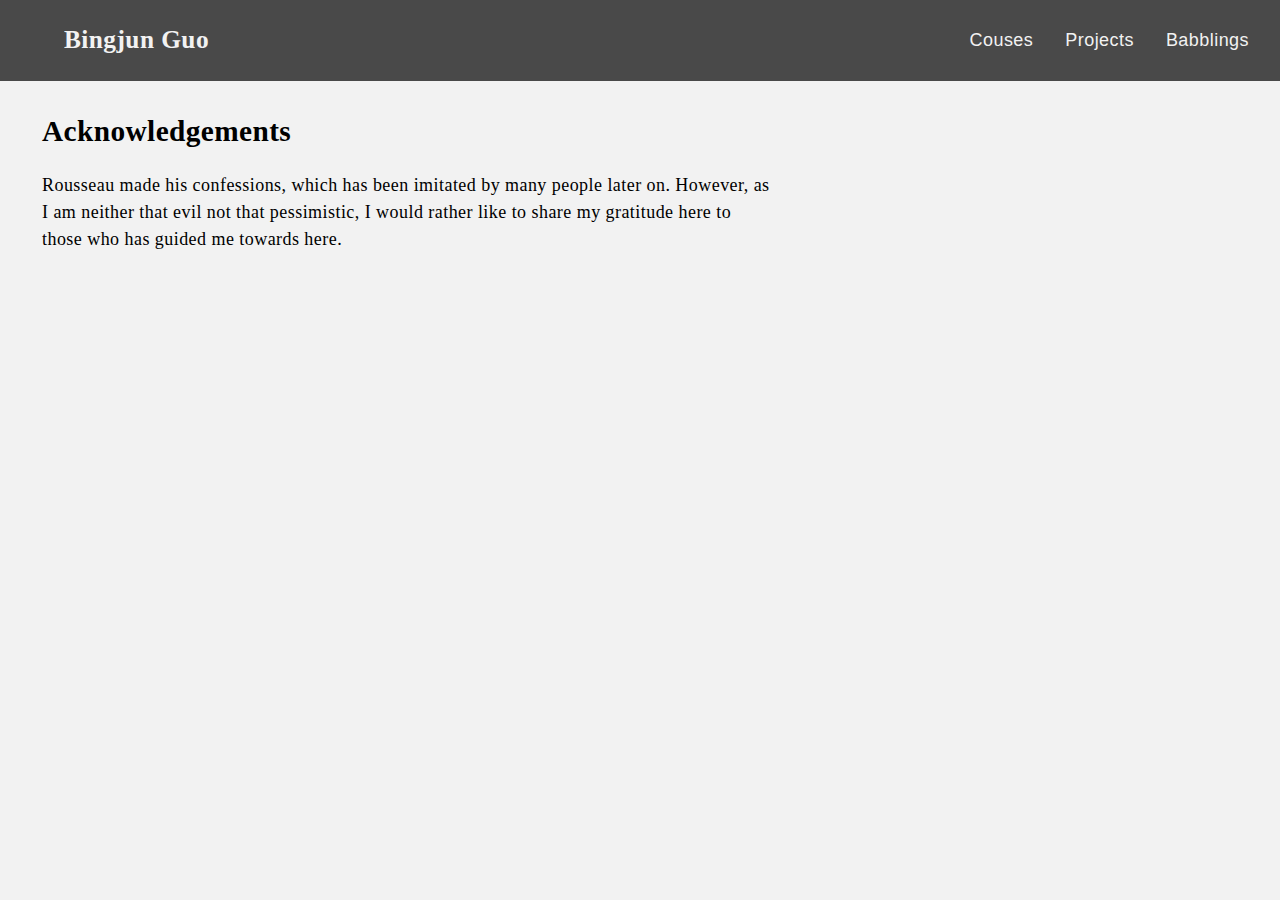
<file: acknowledgements.html>
<!DOCTYPE html>
<html lang="en">
<head>
    <meta charset="UTF-8">
    <meta name="viewport" content="width=device-width, initial-scale=1.0">
    <title>Bingjun Guo</title>
    <link rel="stylesheet" href="my_stylesheet.css">
</head>

<body>

<header>
    <nav class="subpages">
        <ul>
            <li class="main"><a href = "index.html">Bingjun Guo</a></li>            
            <li class="section"><a href = "babblings.html">Babblings</a></li>
            <li class="section"><a href = "projects.html">Projects</a></li>
            <li class="section"><a href = "courses.html">Couses</a></li>
        </ul>
    </nav>
</header>

<div class="wrapper">
<main>
    <div class="section">
        <h1>Acknowledgements</h1>
        <p>Rousseau made his confessions, which has been imitated by many people later on. However, as I am neither that evil not that pessimistic, I would rather like to share my gratitude here to those who has guided me towards here.</p>
    </div>
</main>
</div>
<!-- <footer>
    <p>&copy; hahaha. </p>
</footer> -->

</body>

</html>
</file>
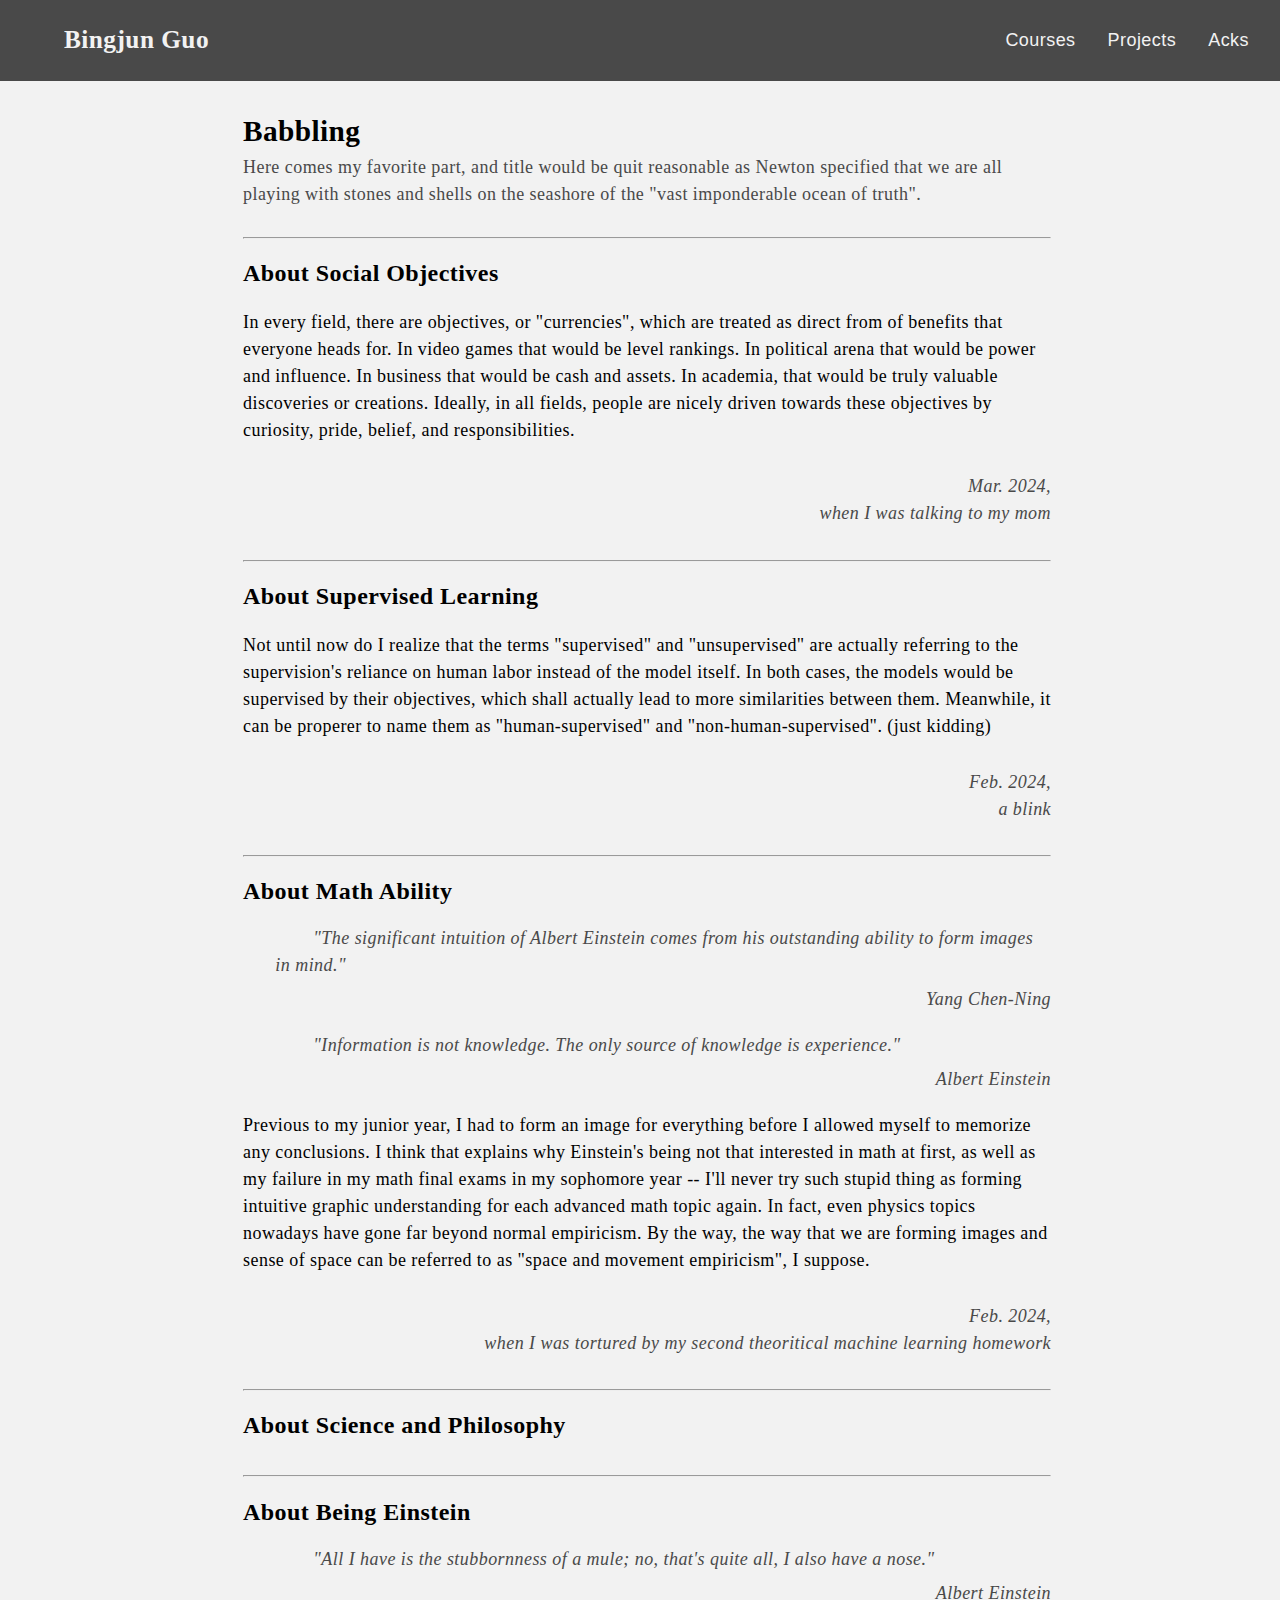
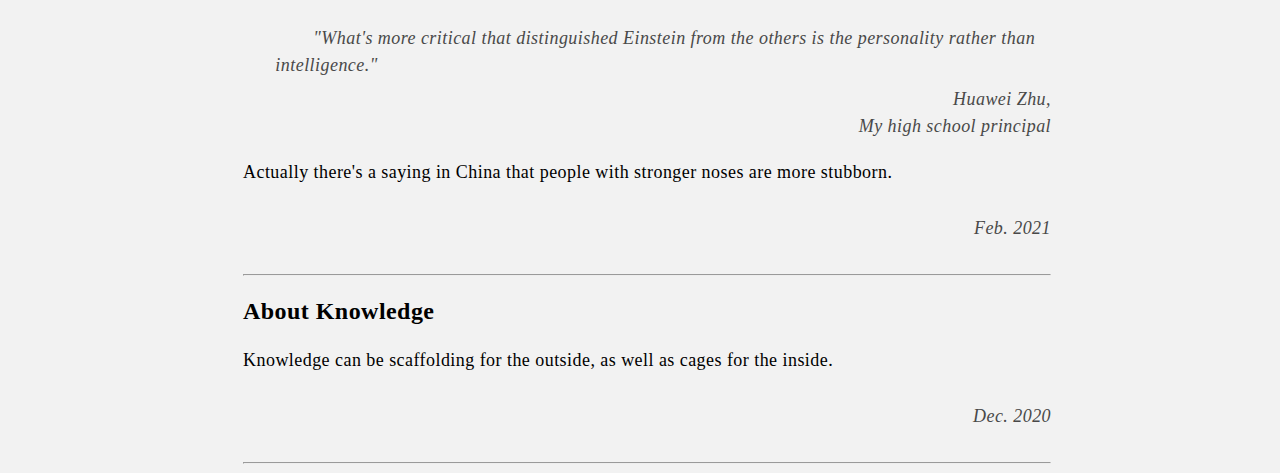
<file: babbling.html>
<!DOCTYPE html>
<html lang="en">
<head>
    <meta charset="UTF-8">
    <meta name="viewport" content="width=device-width, initial-scale=1.0">
    <title>Babbling | Bingjun Guo</title>
    <link rel="stylesheet" href="my_stylesheet.css">
</head>

<body>

<header>
    <nav class="subpages">
        <ul>
            <li class="main"><a href = "index.html">Bingjun Guo</a></li>
            <li class="section"><a href = "acknowledgements.html">Acks</a></li>
            <li class="section"><a href = "projects.html">Projects</a></li>
            <li class="section"><a href = "courses.html">Courses</a></li>
        </ul>
    </nav>
</header>

<main>
<div class="wrapper">
    <div class="intro">
        <h1>Babbling</h1>
        <p>Here comes my favorite part, and title would be quit reasonable as Newton specified that we are all playing with stones and shells on the seashore of the "vast imponderable ocean of truth".</p>
    </div>
    <hr>

    <div class="babbling">
        <h2>About Social Objectives</h2>
        <p>In every field, there are objectives, or "currencies", which are treated as direct from of benefits that everyone heads for. In video games that would be level rankings. In political arena that would be power and influence. In business that would be cash and assets. In academia, that would be truly valuable discoveries or creations. Ideally, in all fields, people are nicely driven towards these objectives by curiosity, pride, belief, and responsibilities.</p>
        <div class="time">
            Mar. 2024,<br>when I was talking to my mom
        </div>
    </div>
    <hr>
    <div class="babbling">
        <h2>About Supervised Learning</h2>
        <p>Not until now do I realize that the terms "supervised" and "unsupervised" are actually referring to the supervision's reliance on human labor instead of the model itself. In both cases, the models would be supervised by their objectives, which shall actually lead to more similarities between them. Meanwhile, it can be properer to name them as "human-supervised" and "non-human-supervised". (just kidding)</p>
        <div class="time">
            Feb. 2024,<br>a blink
        </div>
    </div>
    <hr>
    <div class="babbling">
        <h2>About Math Ability</h2>
        <div class="quote">
            "The significant intuition of Albert Einstein comes from his outstanding ability to form images in mind."
            <div class="from">
                Yang Chen-Ning
            </div>
        </div>
        <div class="quote">
            "Information is not knowledge. The only source of knowledge is experience."
            <div class="from">
                Albert Einstein
            </div>
        </div>
        <p>Previous to my junior year, I had to form an image for everything before I allowed myself to memorize any conclusions. I think that explains why Einstein's being not that interested in math at first, as well as my failure in my math final exams in my sophomore year -- I'll never try such stupid thing as forming intuitive graphic understanding for each advanced math topic again. In fact, even physics topics nowadays have gone far beyond normal empiricism. By the way, the way that we are forming images and sense of space can be referred to as "space and movement empiricism", I suppose.</p>
        <div class="time">
            Feb. 2024, <br> when I was tortured by my second theoritical machine learning homework
        </div>
    </div>
    <hr>
    <div class="babbling">
        <h2>About Science and Philosophy</h2>
        <p></p>
        <div class="time">

        </div>
    </div>
    <hr>
    <div class="babbling">
        <h2>About Being Einstein</h2>
        <div class="quote">"All I have is the stubbornness of a mule; no, that's quite all, I also have a nose."
            <div class="from">
                Albert Einstein
            </div>
        </div>
        <div class="quote">
            "What's more critical that distinguished Einstein from the others is the personality rather than intelligence."
            <div class="from">
                Huawei Zhu,<br>My high school principal
            </div>
        </div>
        <p>Actually there's a saying in China that people with stronger noses are more stubborn.</p>
        <div class="time">
            Feb. 2021
        </div>
    </div>
    <hr>
    <div class="babbling">
        <h2>About Knowledge</h2>
        <p>Knowledge can be scaffolding for the outside, as well as cages for the inside.</p>
        <div class="time">
            Dec. 2020
        </div>
    </div>
    <hr>
</div>
</main>
<!-- <footer>
    <p>&copy; hahaha. </p>
</footer> -->

</body>

</html>
</file>
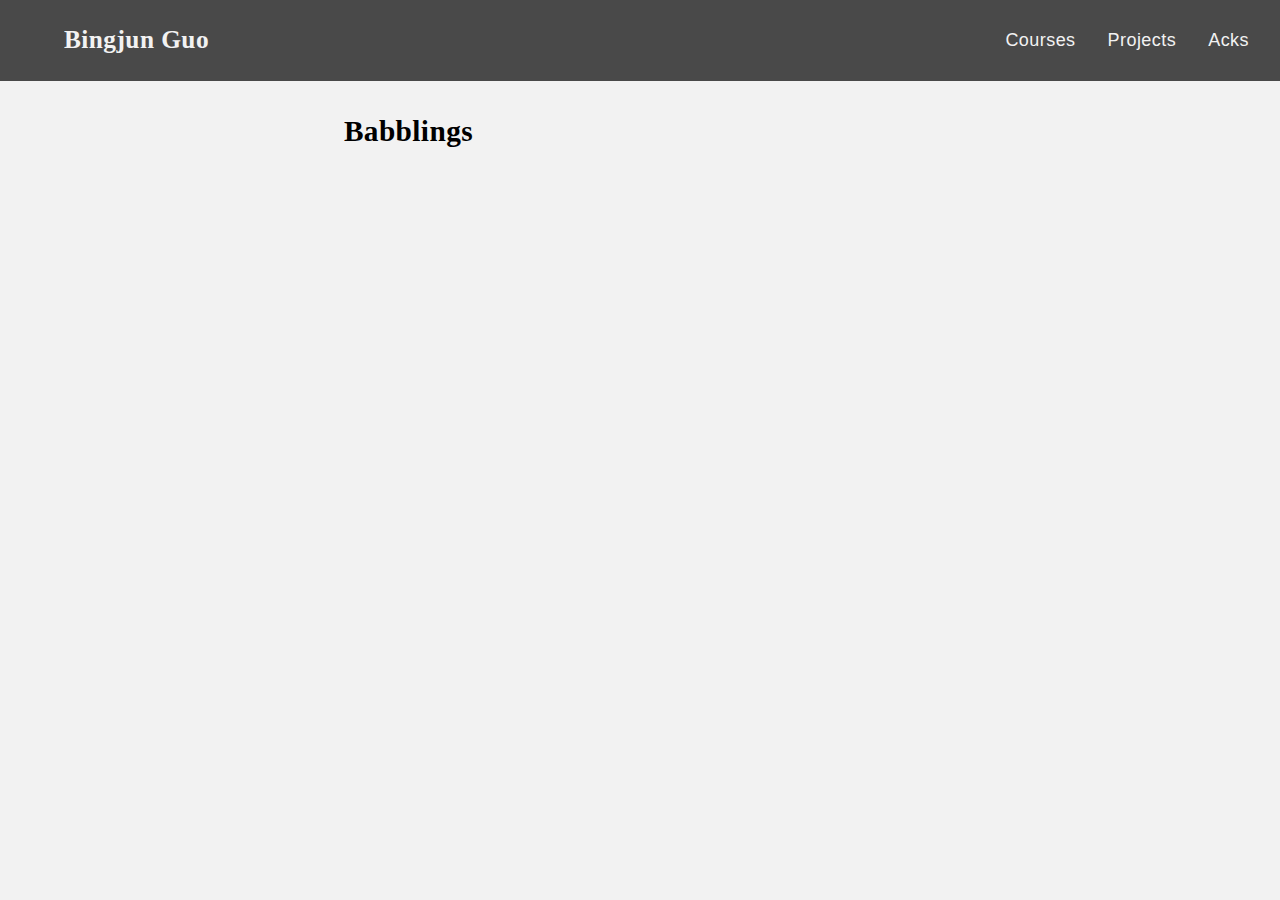
<file: babblings.html>
<!DOCTYPE html>
<html lang="en">
<head>
    <meta charset="UTF-8">
    <meta name="viewport" content="width=device-width, initial-scale=1.0">
    <title>Bingjun Guo</title>
    <link rel="stylesheet" href="my_stylesheet.css">
</head>

<body>

<header>
    <nav class="subpages">
        <ul>
            <li class="main"><a href = "index.html">Bingjun Guo</a></li>
            <li class="section"><a href = "acknowledgements.html">Acks</a></li>
            <li class="section"><a href = "projects.html">Projects</a></li>
            <li class="section"><a href = "courses.html">Courses</a></li>
        </ul>
    </nav>
</header>

<div class="wrapper">
<main>
    <div class="section">
        <h1>Babblings</h1>
        
    </div>
</main>
</div>
<!-- <footer>
    <p>&copy; hahaha. </p>
</footer> -->

</body>

</html>
</file>
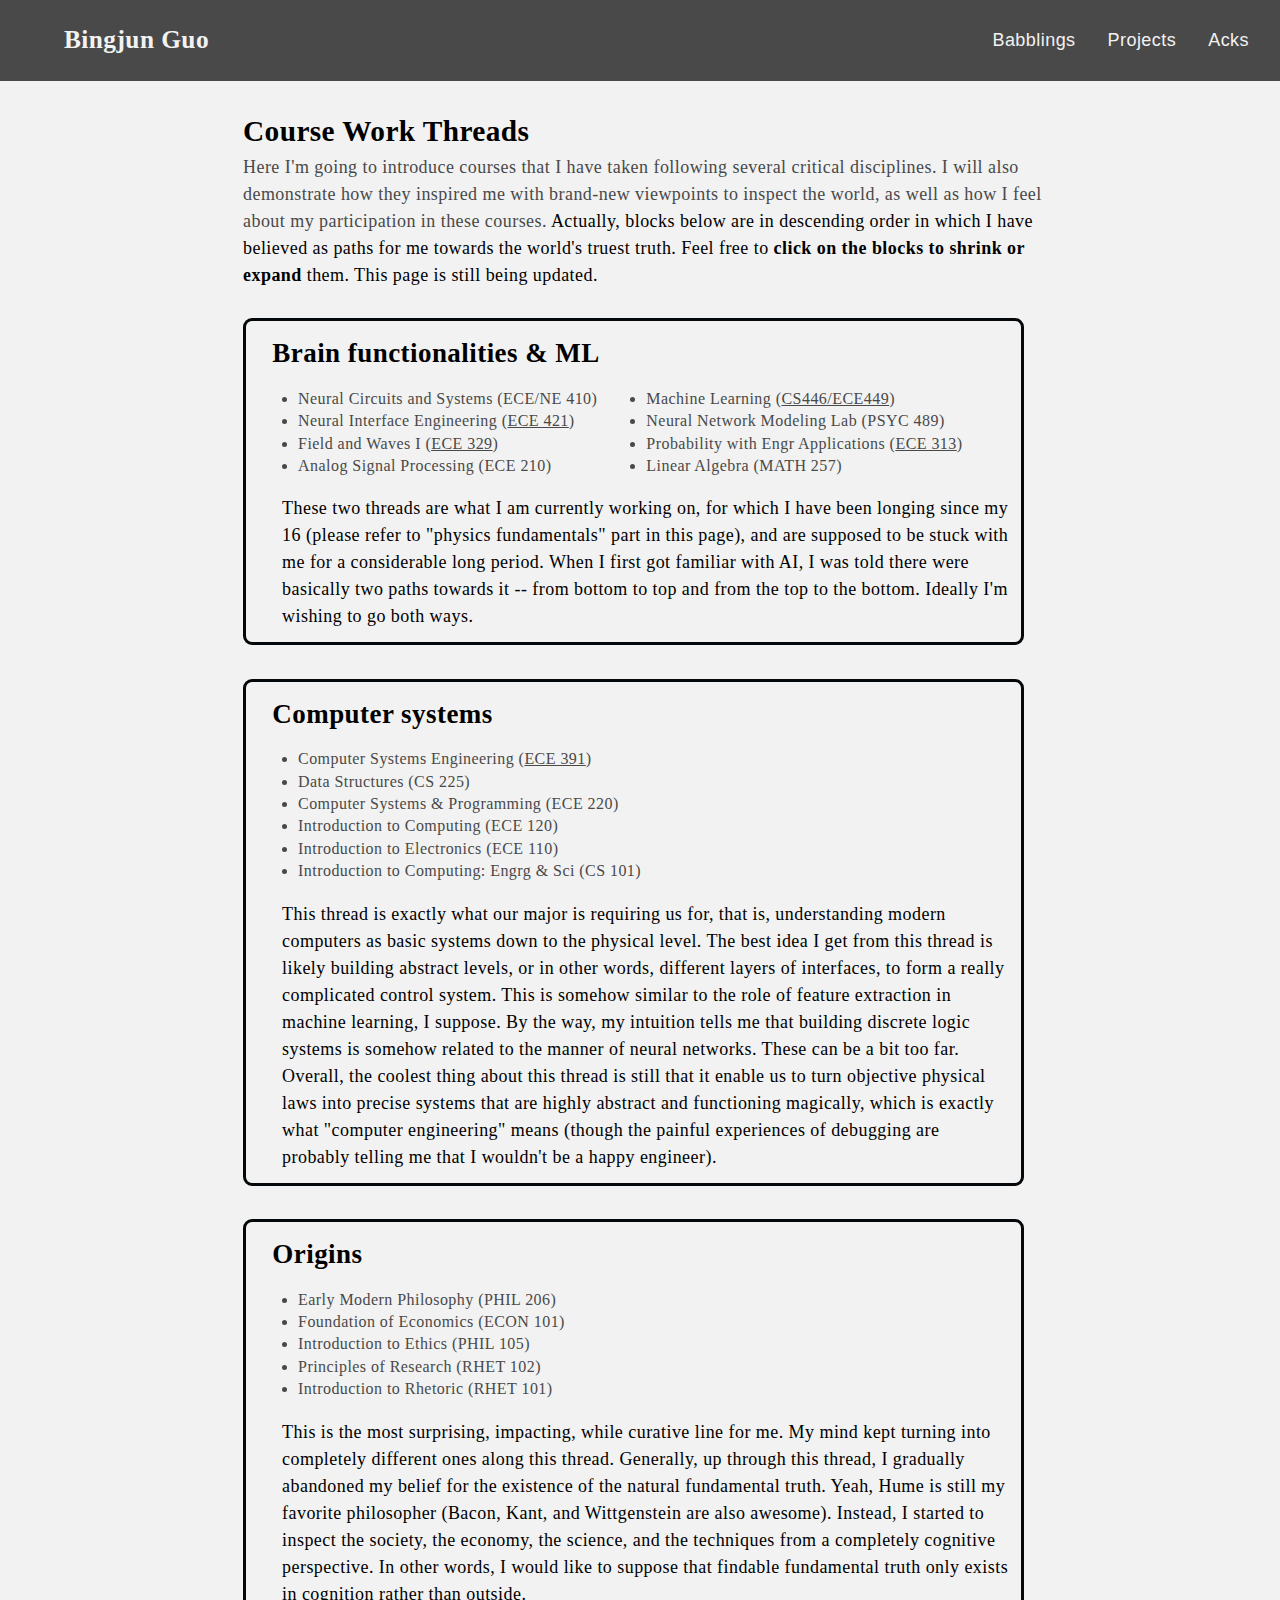
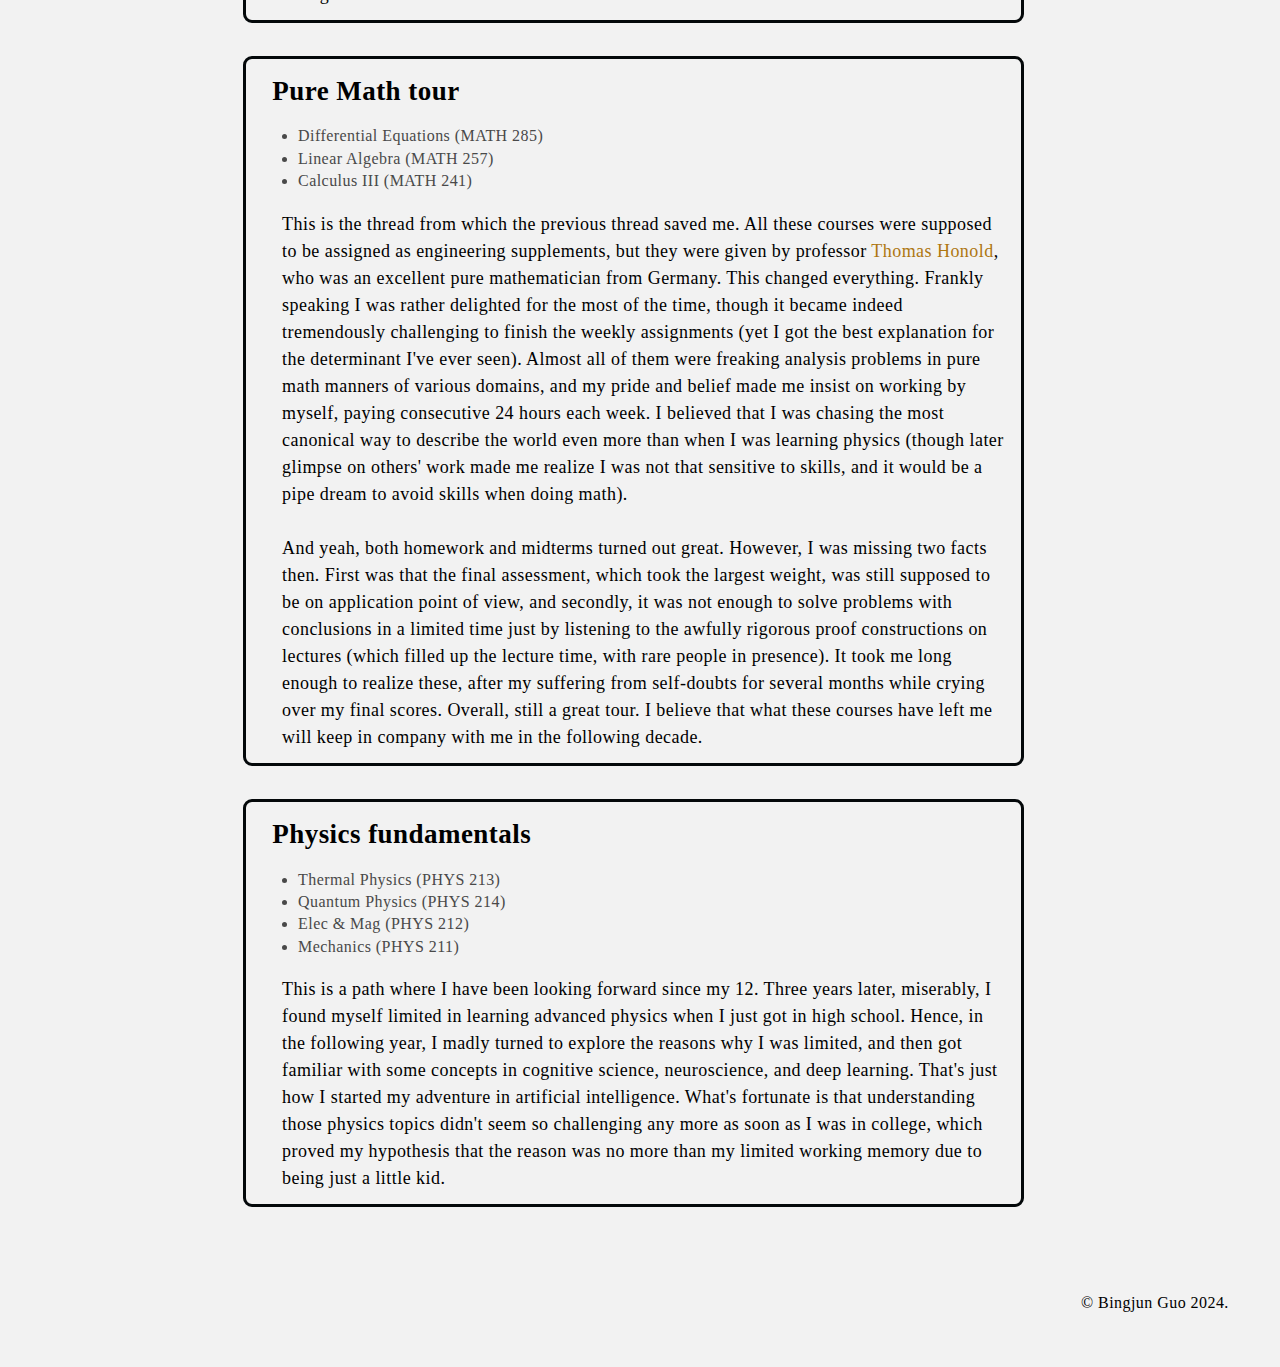
<file: courses.html>
<!DOCTYPE html>
<html lang="en">
<head>
    <meta charset="UTF-8">
    <meta name="viewport" content="width=device-width, initial-scale=1.0">
    <title>Course Work Threads | Bingjun Guo</title>
    <link rel="stylesheet" href="my_stylesheet.css">
</head>

<body>

<header>
    <nav class="subpages">
        <ul>
            <li class="main"><a href = "index.html">Bingjun Guo</a></li>
            <li class="section"><a href = "acknowledgements.html">Acks</a></li>
            <li class="section"><a href = "projects.html">Projects</a></li>
            <li class="section"><a href = "babblings.html">Babblings</a></li>
        </ul>
    </nav>
</header>

<main>
<div class="wrapper">
    <div class="intro">
        <h1>Course Work Threads</h1>
        <p>
            Here I'm going to introduce courses that I have taken following several critical disciplines. I will also demonstrate how they inspired me with brand-new viewpoints to inspect the world, as well as how I feel about my participation in these courses. <span style="color: black;">Actually, blocks below are in descending order in which I have believed as paths for me towards the world's truest truth. Feel free to <b>click on the blocks to shrink or expand</b> them. This page is still being updated.</span>
        </p>
    </div>
    <div class="courses">
        <h2 class="course-title">Brain functionalities & ML</h2>
        <div class="group">
            <ul>
                <li class="course">Neural Circuits and Systems (ECE/NE 410)</li>
                <li class="course">Neural Interface Engineering (<a href="https://courses.grainger.illinois.edu/ECE421">ECE 421</a>)</li>
                <li class="course">Field and Waves I (<a href="https://courses.physics.illinois.edu/ece329/">ECE 329</a>)</li>
                <li class="course">Analog Signal Processing (ECE 210)</li>
            </ul>
            <ul style="margin-left: 9px;">
                <li class="course">Machine Learning (<a href="https://courses.grainger.illinois.edu/cs446/sp2024/">CS446/ECE449</a>)</li>
                <li class="course">Neural Network Modeling Lab (PSYC 489)</li>
                <li class="course">Probability with Engr Applications (<a href="https://courses.engr.illinois.edu/ece313/fa2023/">ECE 313</a>)</li>
                <li class="course">Linear Algebra (MATH 257)</li>
            </ul>
        </div>
        <div class="course-hidden">
            <p>
                These two threads are what I am currently working on, for which I have been longing since my 16 (please refer to "physics fundamentals" part in this page), and are supposed to be stuck with me for a considerable long period. When I first got familiar with AI, I was told there were basically two paths towards it -- from bottom to top and from the top to the bottom. Ideally I'm wishing to go both ways.
            </p>
        </div>
    </div>
    <div class="courses">
        <h2 class="course-title">Computer systems</h2>
        <ul>
            <li class="course">Computer Systems Engineering (<a href="https://courses.grainger.illinois.edu/ECE391/fa2023/toc.html">ECE 391</a>)</li>
            <li class="course">Data Structures (CS 225)</li>
            <li class="course">Computer Systems & Programming (ECE 220)</li>
            <li class="course">Introduction to Computing (ECE 120)</li>
            <li class="course">Introduction to Electronics (ECE 110)</li>
            <li class="course">Introduction to Computing: Engrg & Sci (CS 101)</li>
        </ul>
        <div class="course-hidden">
            <p>
                This thread is exactly what our major is requiring us for, that is, understanding modern computers as basic systems down to the physical level. The best idea I get from this thread is likely building abstract levels, or in other words, different layers of interfaces, to form a really complicated control system. This is somehow similar to the role of feature extraction in machine learning, I suppose. By the way, my intuition tells me that building discrete logic systems is somehow related to the manner of neural networks. These can be a bit too far. Overall, the coolest thing about this thread is still that it enable us to turn objective physical laws into precise systems that are highly abstract and functioning magically, which is exactly what "computer engineering" means (though the painful experiences of debugging are probably telling me that I wouldn't be a happy engineer).
            </p>
        </div>
    </div>
    <div class="courses">
        <h2 class="course-title">Origins</h2>
        <ul>
            <li class="course">Early Modern Philosophy (PHIL 206)</li>
            <li class="course">Foundation of Economics (ECON 101)</li>
            <li class="course">Introduction to Ethics (PHIL 105)</li>
            <li class="course">Principles of Research (RHET 102)</li>
            <li class="course">Introduction to Rhetoric (RHET 101)</li>
        </ul>
        <div class="course-hidden">
            <p>
                This is the most surprising, impacting, while curative line for me. My mind kept turning into completely different ones along this thread. Generally, up through this thread, I gradually abandoned my belief for the existence of the natural fundamental truth. Yeah, Hume is still my favorite philosopher (Bacon, Kant, and Wittgenstein are also awesome). Instead, I started to inspect the society, the economy, the science, and the techniques from a completely cognitive perspective. In other words, I would like to suppose that findable fundamental truth only exists in cognition rather than outside.
            </p>
            <!-- With that, and all the effort I had put into understanding humanity, society, and knowledge before, I officially got on the path to understand all human conventions and acquaintance as a causal system. -->
        </div>
    </div>
    <div class="courses">
        <h2 class="course-title">Pure Math tour</h2>
        <ul>
            <li class="course">Differential Equations (MATH 285)</li>
            <li class="course">Linear Algebra (MATH 257)</li>
            <li class="course">Calculus III (MATH 241)</li>
        </ul>
        <div class="course-hidden">
            <p>
                This is the thread from which the previous thread saved me. All these courses were supposed to be assigned as engineering supplements, but they were given by professor <a href="https://zjui.intl.zju.edu.cn/en/node/775">Thomas Honold</a>, who was an excellent pure mathematician from Germany. This changed everything. Frankly speaking I was rather delighted for the most of the time, though it became indeed tremendously challenging to finish the weekly assignments (yet I got the best explanation for the determinant I've ever seen). Almost all of them were freaking analysis problems in pure math manners of various domains, and my pride and belief made me insist on working by myself, paying consecutive 24 hours each week. I believed that I was chasing the most canonical way to describe the world even more than when I was learning physics
                (though later glimpse on others' work made me realize I was not that sensitive to skills, and it would be a pipe dream to avoid skills when doing math).
                <br><br>
                And yeah, both homework and midterms turned out great. However, I was missing two facts then. First was that the final assessment, which took the largest weight, was still supposed to be on application point of view, and secondly, it was not enough to solve problems with conclusions in a limited time just by listening to the awfully rigorous proof constructions on lectures (which filled up the lecture time, with rare people in presence). It took me long enough to realize these, after my suffering from self-doubts for several months while crying over my final scores. Overall, still a great tour. I believe that what these courses have left me will keep in company with me in the following decade.
            </p>
        </div>
    </div>
    <div class="courses">
        <h2 class="course-title">Physics fundamentals</h2>
        <ul>
            <li class="course">Thermal Physics (PHYS 213)</li>
            <li class="course">Quantum Physics (PHYS 214)</li>
            <li class="course">Elec & Mag (PHYS 212)</li>
            <li class="course">Mechanics (PHYS 211)</li>
        </ul>
        <div class="course-hidden">
            <p>
                This is a path where I have been looking forward since my 12. Three years later, miserably, I found myself limited in learning advanced physics when I just got in high school. Hence, in the following year, I madly turned to explore the reasons why I was limited, and then got familiar with some concepts in cognitive science, neuroscience, and deep learning. That's just how I started my adventure in artificial intelligence. What's fortunate is that understanding those physics topics didn't seem so challenging any more as soon as I was in college, which proved my hypothesis that the reason was no more than my limited working memory due to being just a little kid.
            </p>
        </div>
    </div>
    <!-- <div class="courses">
        <h2>Rhetoric fundations</h2>
    </div> -->
</div>
</main>
<footer>
    <p>&copy; Bingjun Guo 2024. </p>
</footer>
</body>

<script>
    // Get all menu items
    var courses = document.querySelectorAll('.courses');

    // Loop through each menu item
    courses.forEach(function(item) {
        // Add click event listener to each menu item
        item.addEventListener('click', function() {
            // Toggle display of sub-menu on click
            var content = item.querySelector('.course-hidden');
            if (content.style.display === 'none') {
                content.style.display = 'block';
            } else {
                content.style.display = 'none';
            }
        });
        // set not displaying to default
        // item.querySelector('.course-hidden').style.display = 'none';
    });
</script>

</html>
</file>
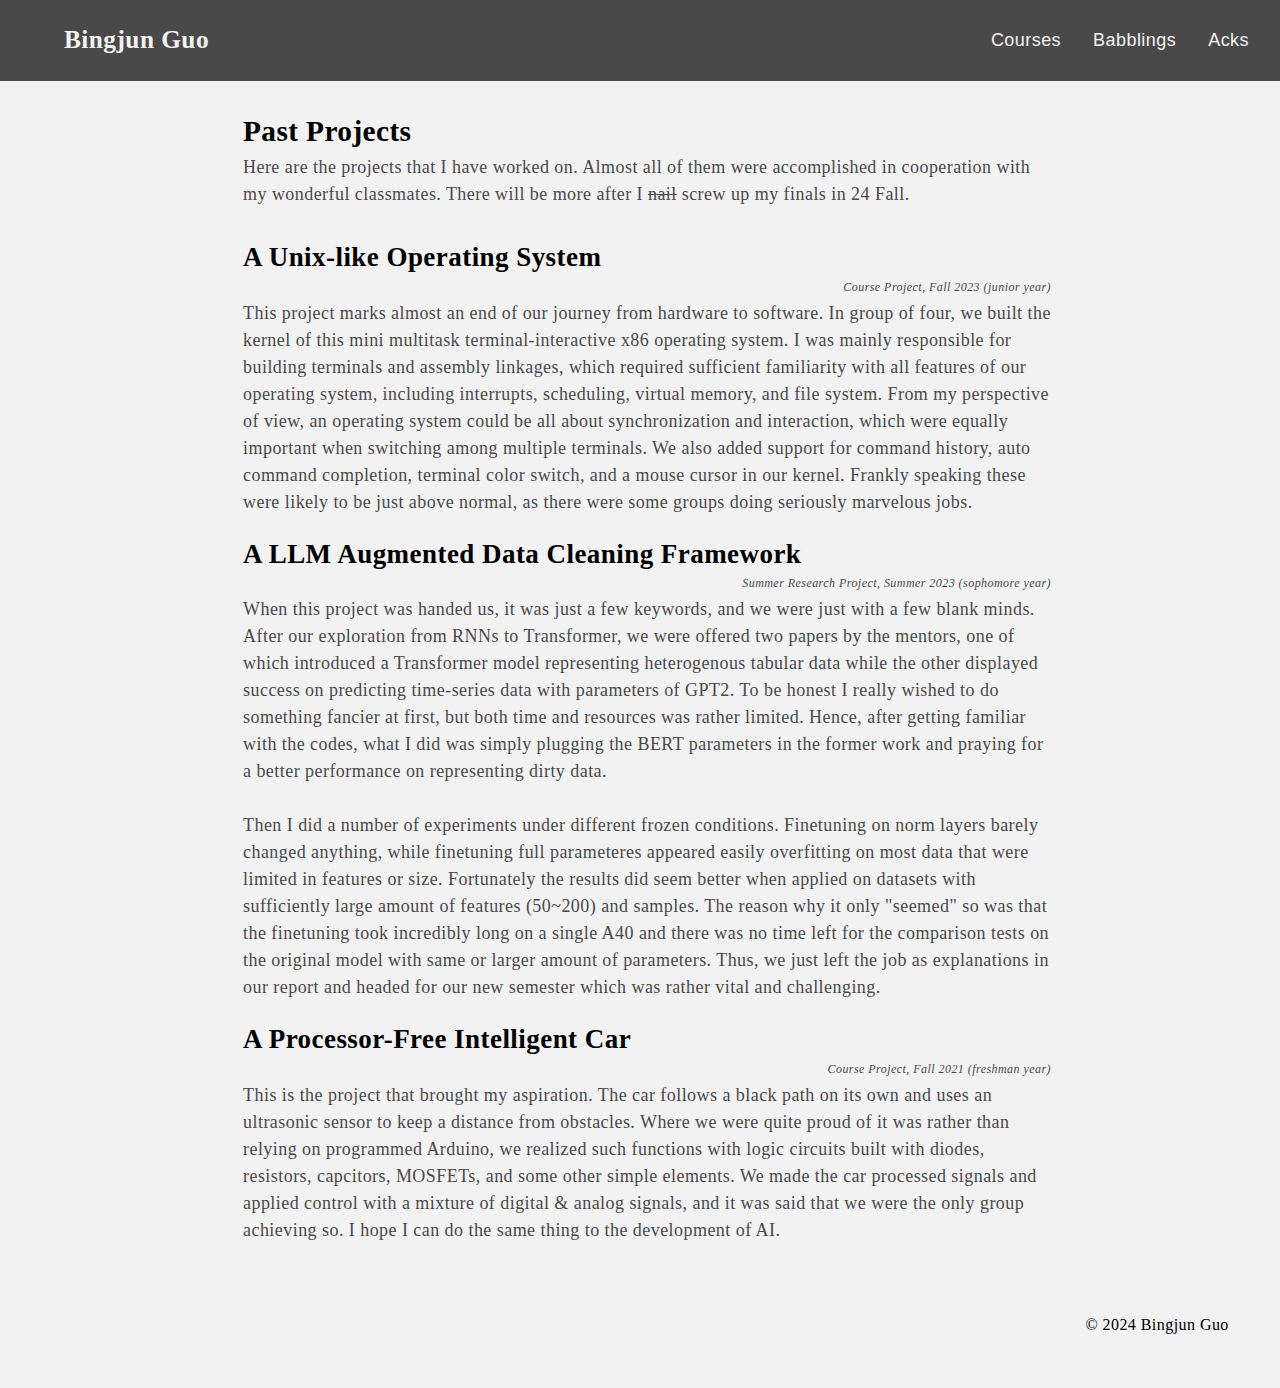
<file: projects.html>
<!DOCTYPE html>
<html lang="en">
<head>
    <meta charset="UTF-8">
    <meta name="viewport" content="width=device-width, initial-scale=1.0">
    <title>Past Projects | Bingjun Guo</title>
    <link rel="stylesheet" href="my_stylesheet.css">
</head>

<body>

<header>
    <nav class="subpages">
        <ul>
            <li class="main"><a href = "index.html">Bingjun Guo</a></li>            
            <li class="section"><a href = "acknowledgements.html">Acks</a></li>
            <li class="section"><a href = "babblings.html">Babblings</a></li>
            <li class="section"><a href = "courses.html">Courses</a></li>
        </ul>
    </nav>
</header>

<main>
<div class="wrapper">
    <div class="intro">
        <h1>Past Projects</h1>
        <p>Here are the projects that I have worked on. Almost all of them were accomplished in cooperation with my wonderful classmates. There will be more after I <del>nail</del> screw up my finals in 24 Fall.</p>
    </div>
    <div class="project">
        <h2>A Unix-like Operating System</h2>
        <div class="info">
            Course Project, Fall 2023 (junior year)
        </div>
        <p>
            This project marks almost an end of our journey from hardware to software. In group of four, we built the kernel of this mini multitask terminal-interactive x86 operating system. I was mainly responsible for building terminals and assembly linkages, which required sufficient familiarity with all features of our operating system, including interrupts, scheduling, virtual memory, and file system. From my perspective of view, an operating system could be all about synchronization and interaction, which were equally important when switching among multiple terminals. We also added support for command history, auto command completion, terminal color switch, and a mouse cursor in our kernel. Frankly speaking these were likely to be just above normal, as there were some groups doing seriously marvelous jobs.</p>
    </div>
    <div class="project">
        <h2>A LLM Augmented Data Cleaning Framework</h2>
        <div class="info">
            Summer Research Project, Summer 2023 (sophomore year)
        </div>
        <p>
            When this project was handed us, it was just a few keywords, and we were just with a few blank minds. After our exploration from RNNs to Transformer, we were offered two papers by the mentors, one of which introduced a Transformer model representing heterogenous tabular data while the other displayed success on predicting time-series data with parameters of GPT2. To be honest I really wished to do something fancier at first, but both time and resources was rather limited. Hence, after getting familiar with the codes, what I did was simply plugging the BERT parameters in the former work and praying for a better performance on representing dirty data. <br><br>
            Then I did a number of experiments under different frozen conditions. Finetuning on norm layers barely changed anything, while finetuning full parameteres appeared easily overfitting on most data that were limited in features or size. Fortunately the results did seem better when applied on datasets with sufficiently large amount of features (50~200) and samples. The reason why it only "seemed" so was that the finetuning took incredibly long on a single A40 and there was no time left for the comparison tests on the original model with same or larger amount of parameters. Thus, we just left the job as explanations in our report and headed for our new semester which was rather vital and challenging.
        </p>
    </div>
    <div class="project">
        <h2></h2>
        <p>
            
        </p>
    </div>
    <div class="project">
        <a href="secrets/ECE_110_final_report.pdf"><h2>A Processor-Free Intelligent Car</h2></a>
        <div class="info">
            Course Project, Fall 2021 (freshman year)
        </div>
        <p>
            This is the project that brought my aspiration. The car follows a black path on its own and uses an ultrasonic sensor to keep a distance from obstacles. Where we were quite proud of it was rather than relying on programmed Arduino, we realized such functions with logic circuits built with diodes, resistors, capcitors, MOSFETs, and some other simple elements. We made the car processed signals and applied control with a mixture of digital & analog signals, and it was said that we were the only group achieving so. I hope I can do the same thing to the development of AI.
        </p>
    </div>
</div>
</main>
<footer>
    <p>
        &copy; 2024 Bingjun Guo
    </p>
</footer>

</body>

</html>
</file>
<file: my_stylesheet.css>
body {
    font-family: Cambria, Georgia, Times, 'Times New Roman', serif;
    /* previous one: "Trebuchet MS" */
    margin: 0 auto;
    background-color: #f2f2f2;
    font-size: 13.5pt;
    line-height: 1.5;
    letter-spacing: 0.45px;
}
::selection {
    background-color: black;
    color: #f2f2f2;
}
a{
    color: black;
    text-decoration: none;
}
a:hover{
    /* note that a:hover will not affect a.class */
    /* what's more, color of h1 will cover the hover */
    color: #ae7711;
}
p a {
    color: #ae7711;
}
h1 { /* name and section titles on main page */
    font-size: 22pt;
    margin: 0;
    letter-spacing: 0.4px;
}
h2 { /* "More" on main page*/
    margin-top: 2%;
    margin-bottom: 2%;
}
header{
    font-family: 'Trebuchet MS', 'Lucida Sans Unicode', 'Lucida Grande', 'Lucida Sans', Arial, sans-serif;
    background-color: #494949 /* #0e1a22 */;
    color: #f2f2f2;
    padding: 15px;
    padding-left: 5%;
    width: "width=device-width";
}
nav a {
    color: #f2f2f2;
    font-size: large;
    text-decoration: none;
    /* padding: 10px 15px; */
}
nav a:hover {
    color: #ae7711
}
nav ul{
    list-style-type: none;
    margin: 0;
    padding: 0;
    overflow: hidden;
}
nav li a{
    float: right;
    padding: 12px 16px;
}
nav li a:hover{
    color: #ae7711
}
nav li.main{
    font-family: Cambria, Georgia, Times, 'Times New Roman', serif;
    float: inline-start;
    padding: 0;
}
nav li.main a{
    font-weight: bold;
    font-size: 19pt;
    padding-inline-start: 0;
    padding-bottom: 0;
    padding-top: 6px;
}
nav li.section a:hover{
    background-color: #292929 /* #04080a */;
}
nav li.resume a:hover{
    background-color: #292929 /* #04080a */;
}
main {
    padding-left: 5.2%;
    padding-right: 4.1%;
    display: flex;
    justify-content: center;
}
div.wrapper {
    /* a wrapper is not aligning to the center and limiting the width at the same time */
    padding: 0;
    margin-top: 29px;
    max-width: 808px;
}
span.whisper {
    font-size: x-small;
    color: #494949;
}
.me img {
    width: 400px;
    max-width: 98%;
    margin-right: 3.2%;
    float: left;
}
.me h1{
    color: black;
    font-size: 33pt;
    margin: 0;
}
.me p{
    color: #494949;
    margin: 0;
}
@media print, screen and (max-width: 653px) {
    .me img {
        width: auto;
        float: left;
        margin-bottom: 1.4%;
        margin: 0;
    }
    .me h1{
        font-size: 39pt;
        margin-bottom: 0;
    }
    nav li.section{
        display: none;
    }
    .section h1{
        margin: 0;
    }
}
.contact{
    color: #494949;
    text-align: right;
    font-family: Georgia, Times, 'Times New Roman', serif;
    font-style: italic;
    font-size: 12pt;
    /* margin-top: 1.4%;
    margin-bottom: 3.6%; */
    /* margin-top: 4.1px; */
    margin-bottom: 9px;
    margin-right: 1.9%;
}
/*
img.icon{
    width: 32px;
} */
.main_page_section{
    margin-top: 2%;
}
.main_page_section p{
    color: #494949;
    margin: 0;
}
.more{
    margin-top: 9%;
    font-size: 13.5pt;
    color: #494949;
}
.more ul{
    margin-top: 9px;
    margin-bottom: 0;
}
.intro{
    margin-bottom: 3.6%;
}
.intro p{
    margin-top: 0;
    color: #494949;
}
.intro blockquote{
    margin-top: 0;
    font-size: medium;
    color:#494949;
}
.courses {
    border-color: #04080a;
    border-style: solid;
    border-radius: 9px;
    padding: 12px;
    padding-top: 0;
    margin-bottom: 4.1%;
    max-width: 93%;
}
.courses h2{
    margin: 1.9%;
    margin-top: 12px;
}
.course a{
    text-decoration: underline;
}
.courses .group{
    display: flex;
}
.courses ul{
    margin-top: 0;
    margin-bottom: 2.4%;
    color: #494949;
}
.courses .course-title:hover{
    color: #ae7711;
}
.courses .course-hidden{
    margin-left: 3.2%;
}
.courses .course-hidden p{
    margin: 0;
}
/* .courseth h2 span.time{
    font-size: large;
    float: inline-end;
    padding-block-start: 12px;
    font-weight: normal;
    font-style: italic;
} */
li.course{
    font-size: 12pt;
    line-height: 1.4;
}
li.course a{
    color: #494949;
}
li.course a:hover{
    color: #ae7711;
}
.babbling h2{
    font-size: x-large;
}
.babbling .time{
    text-align: end;
    color: #494949;
    font-size: large;
    margin-top: 3.6%;
    margin-bottom: 4%;
    font-style: italic;
}
.quote{
    text-indent: 4.9%;
    margin-left: 4%;
    color: #494949;
    font-size: large;
    font-style: italic;
}
.from{
    text-align: end;
    color: #494949;
    font-size: large;
    font-style: italic;
    margin-top: 0.9%;
    margin-bottom: 2.4%;
}
.project h2{
    margin-bottom: 0;
}
.project .info{
    font-style: italic;
    font-size: 9pt;
    color: #494949;
    text-align: end;
    margin: 0;
}
.project p{
    color: #494949;
    margin-top: 4px;
}
.acks{
    margin-top: 6%;
}
footer {
    text-align: end;
    padding: 0px;
    margin-top: 9%;
    margin: 4%;
    font-family: Georgia, Times, 'Times New Roman', serif;
    /* position: fixed; */
}
footer p{
    font-size: medium;
}
</file>
